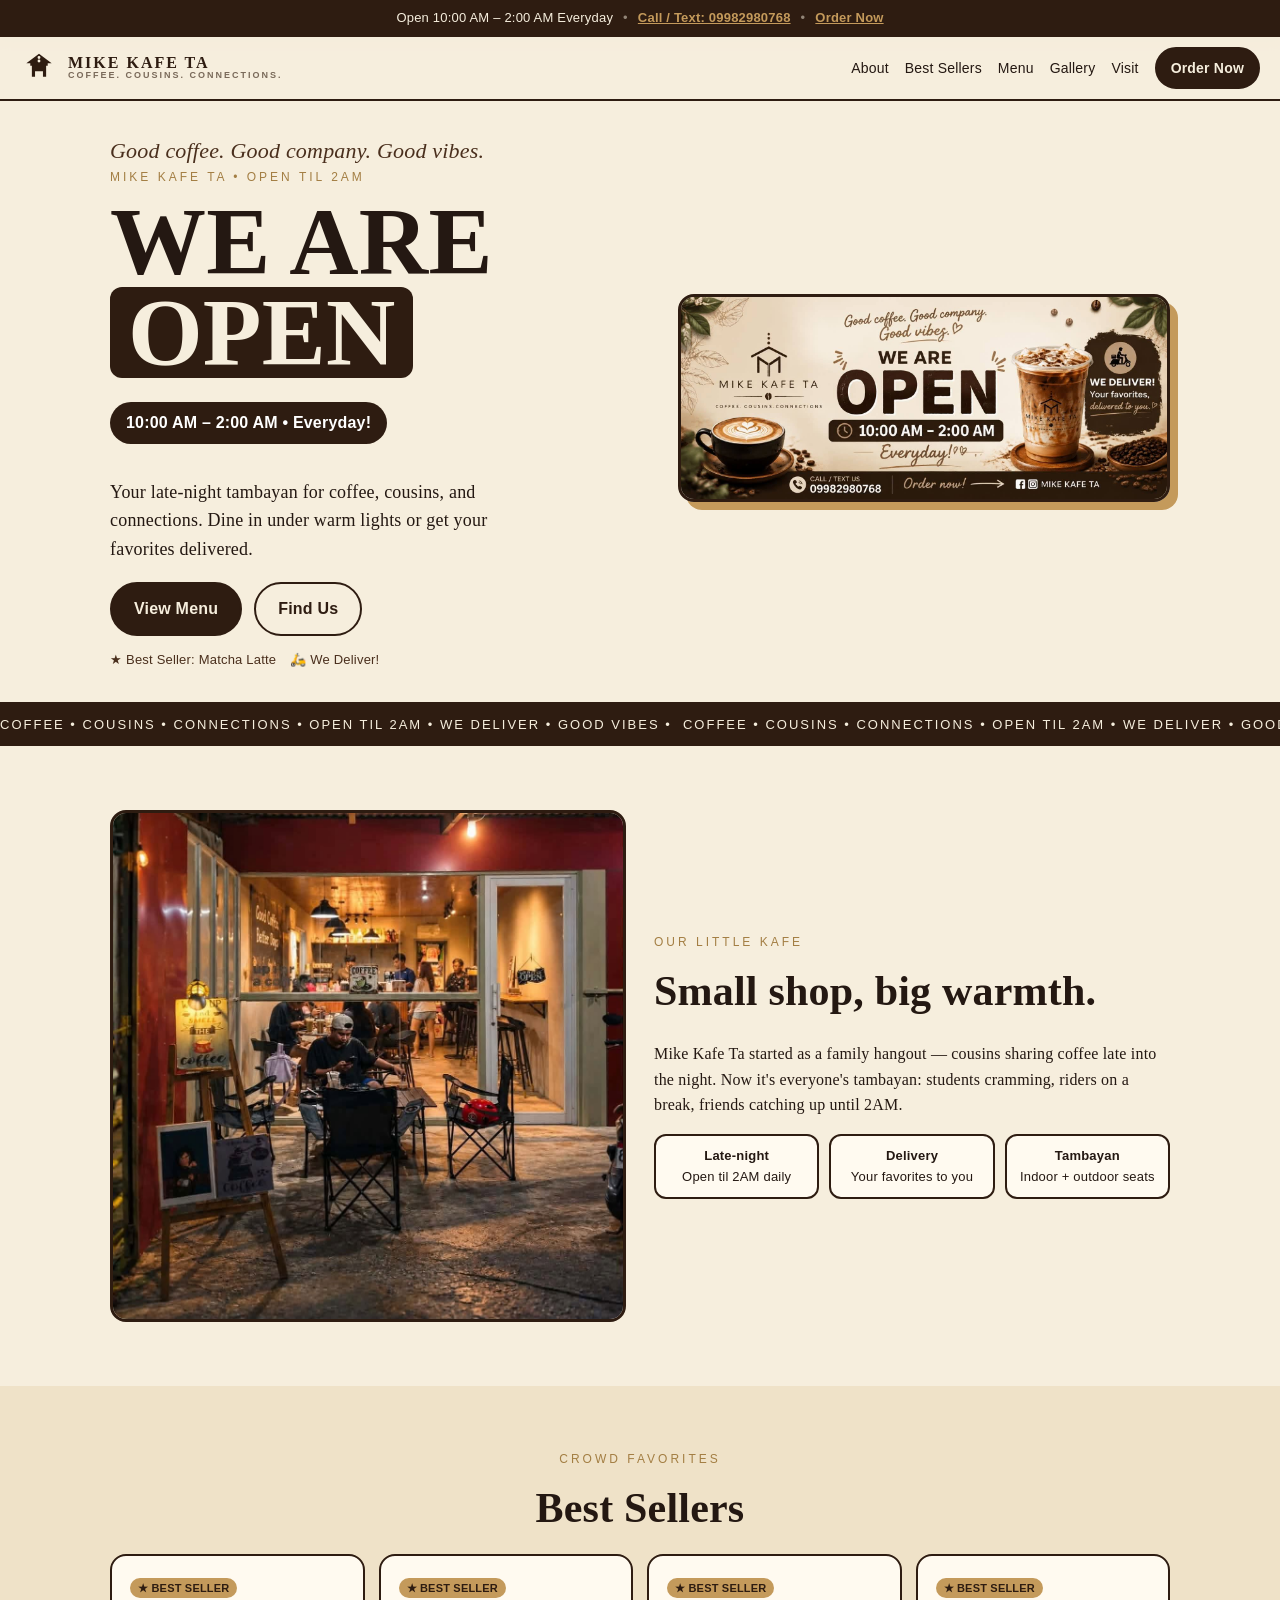
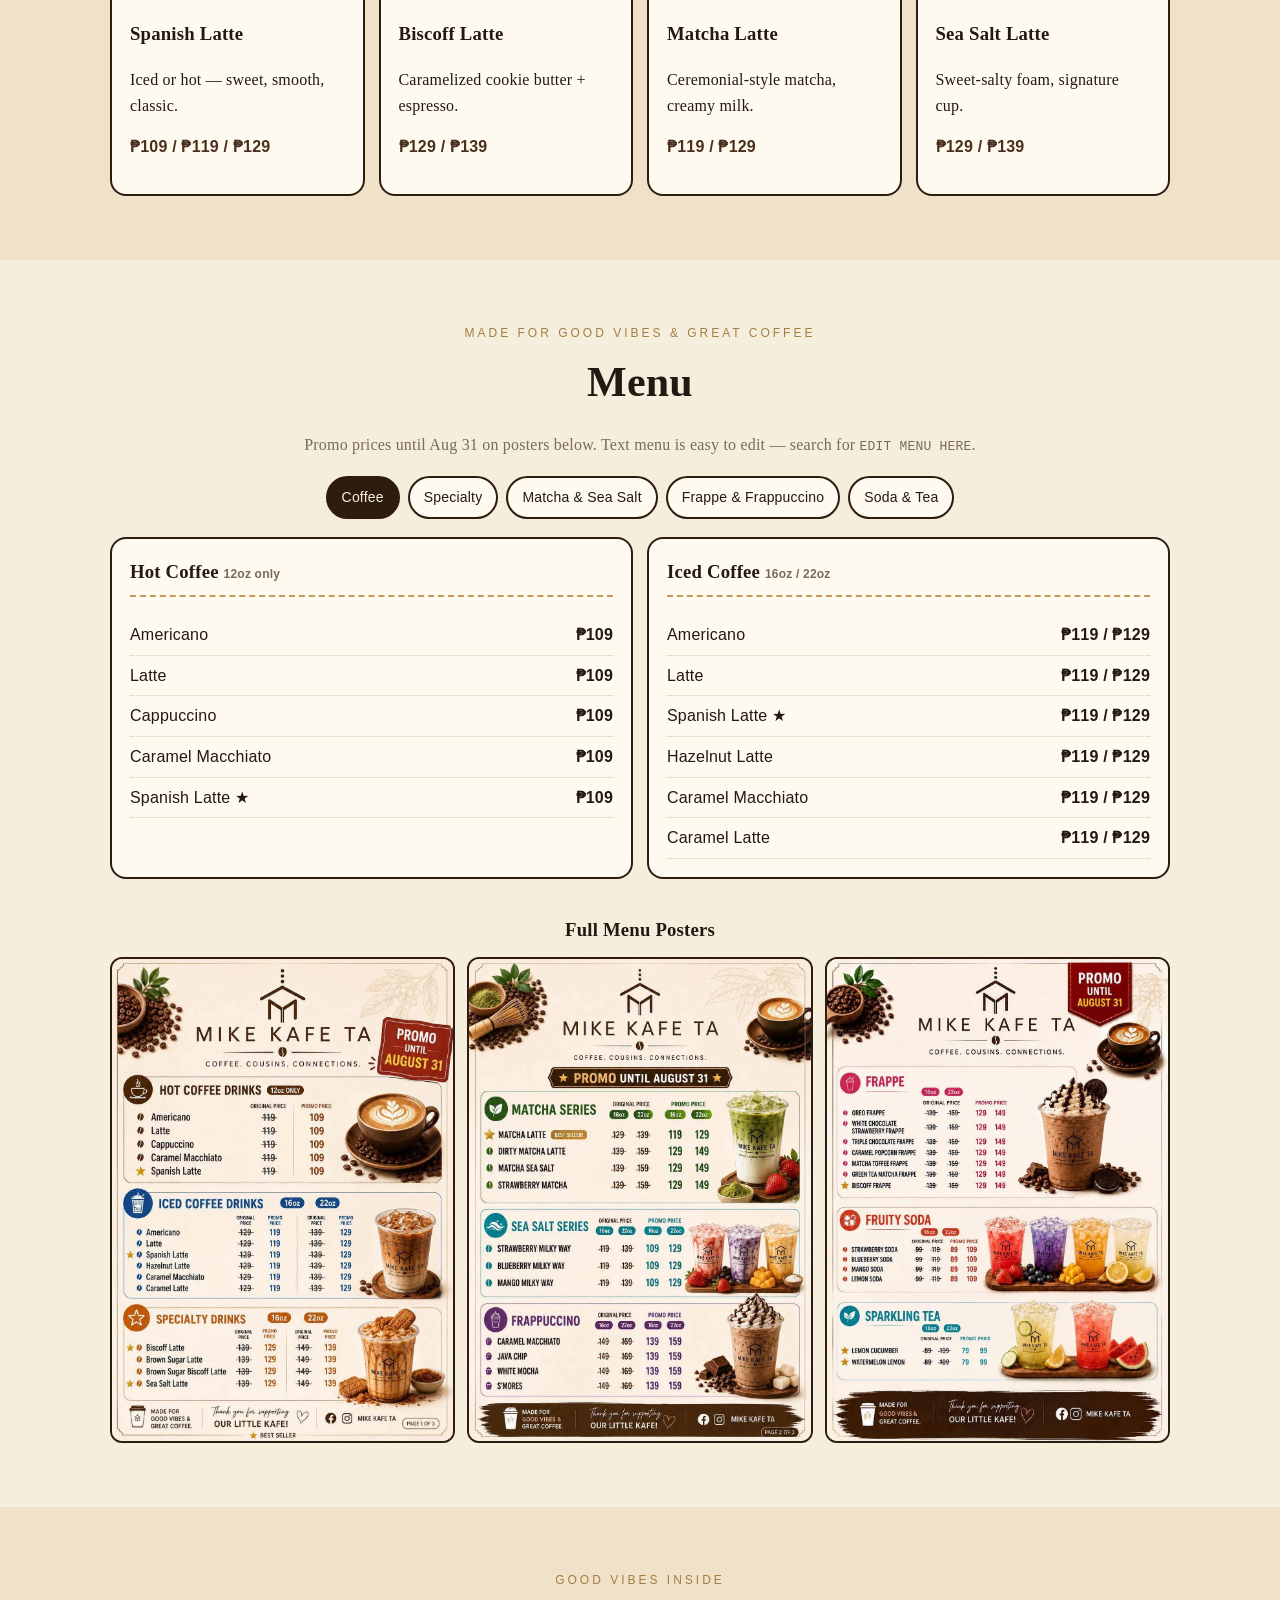
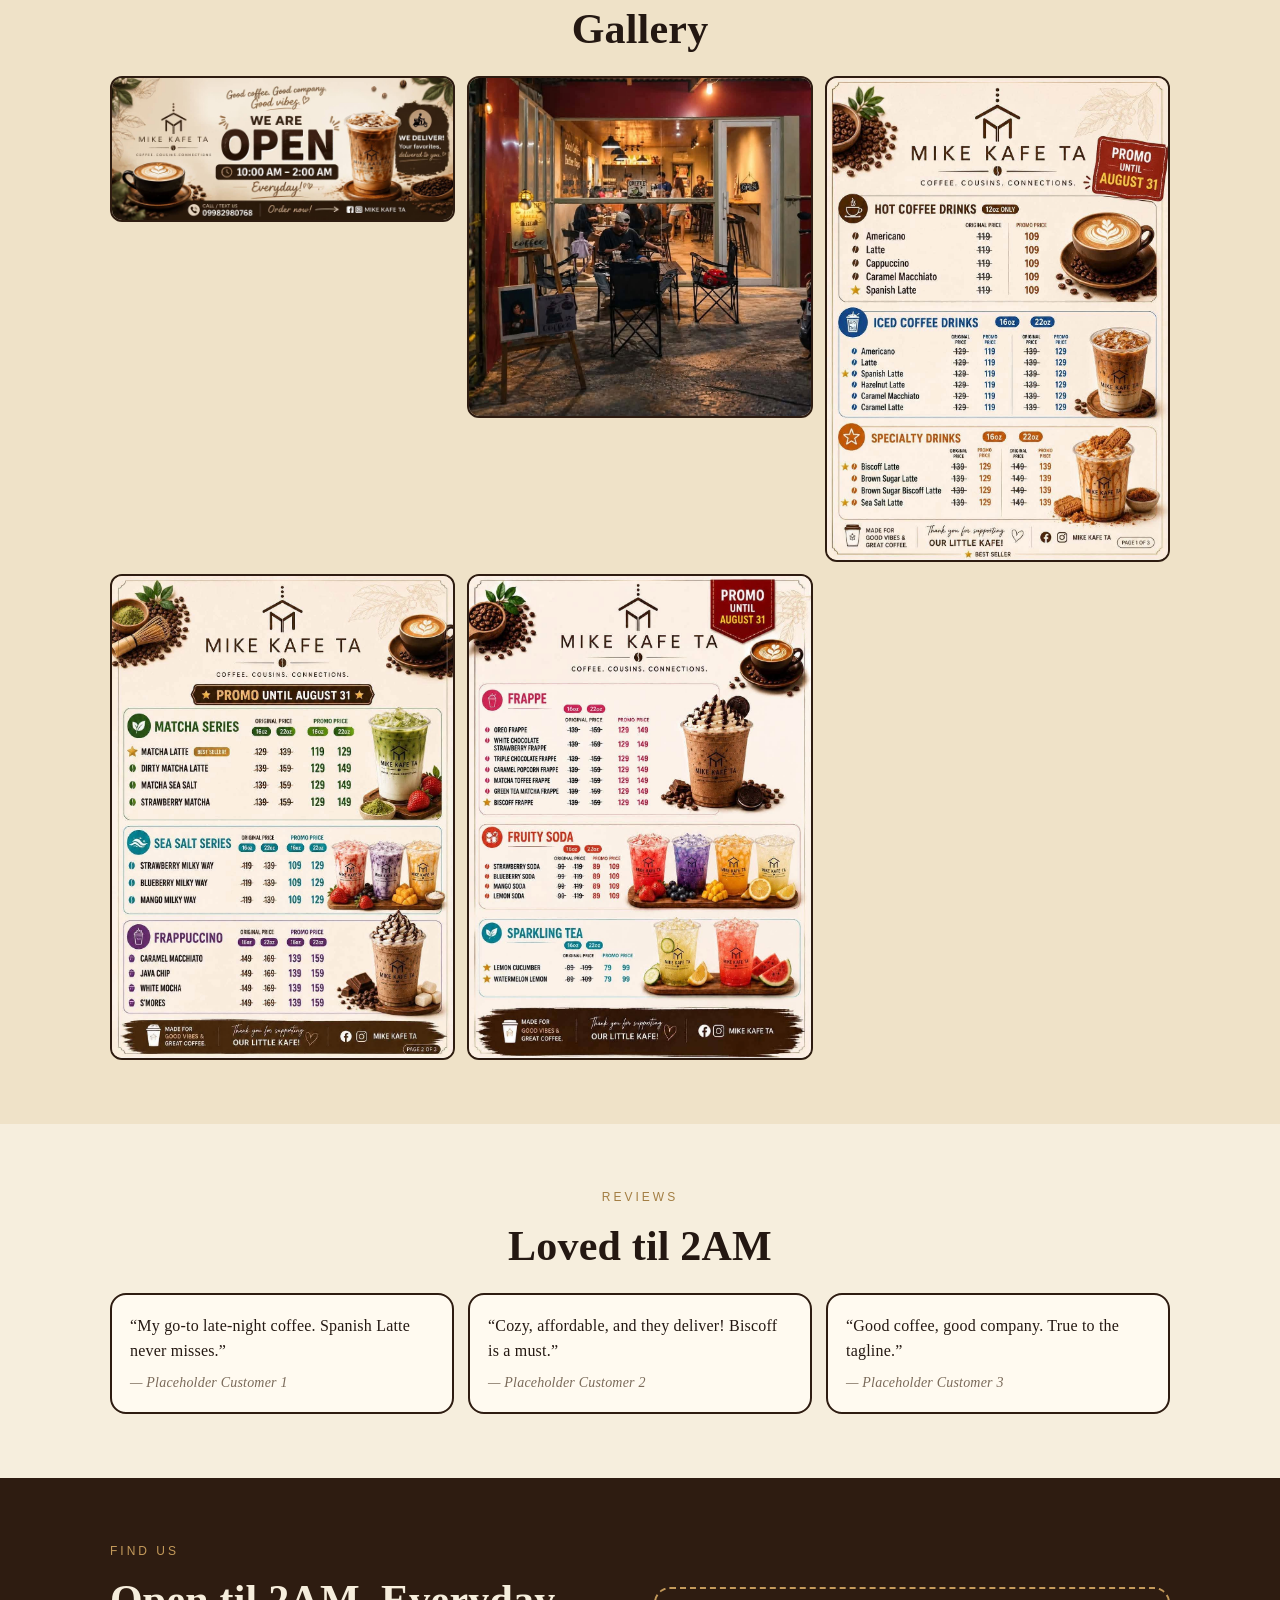
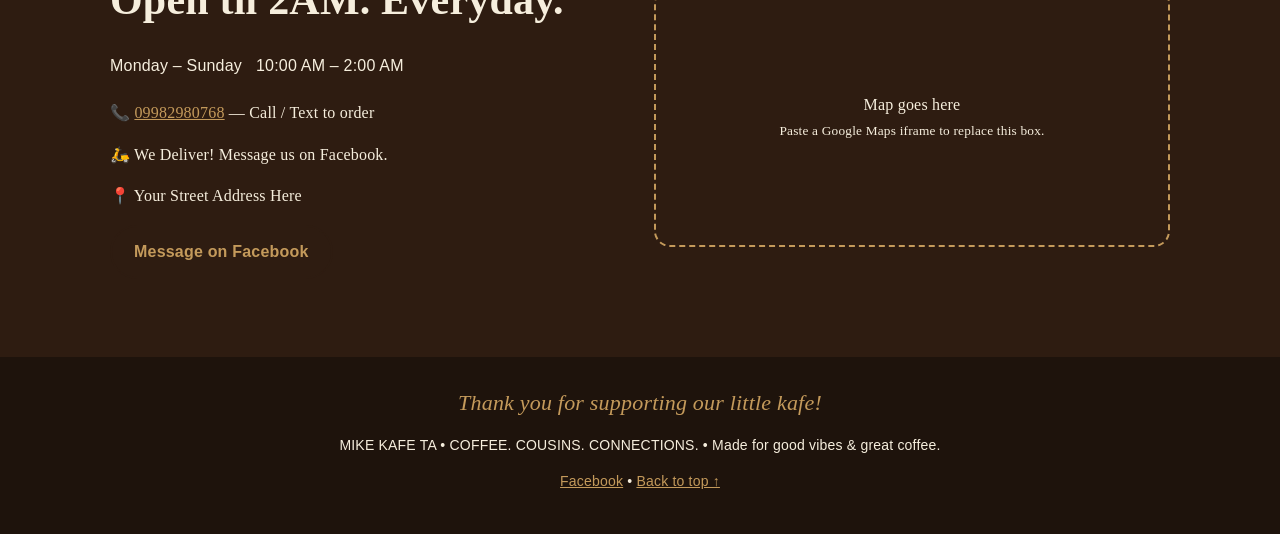
<file: website AI/index.html>
<!DOCTYPE html>
<html lang="en">
<head>
  <meta charset="UTF-8" />
  <meta name="viewport" content="width=device-width, initial-scale=1.0" />
  <title>Mike Kafe Ta — Coffee. Cousins. Connections.</title>
  <meta name="description" content="Mike Kafe Ta — Good coffee. Good company. Good vibes. Open 10AM-2AM everyday. We deliver!" />
  <link rel="stylesheet" href="css/styles.css" />
</head>
<body>

  <!-- ===== TOP BAR ===== -->
  <div class="topbar">
    <span>Open 10:00 AM – 2:00 AM Everyday</span>
    <span class="dot">•</span>
    <a href="tel:09982980768">Call / Text: 09982980768</a>
    <span class="dot">•</span>
    <a href="https://www.facebook.com/profile.php?id=61592022271806" target="_blank" rel="noopener">Order Now</a>
  </div>

  <!-- ===== NAV ===== -->
  <header class="nav">
    <a href="#home" class="brand">
      <!-- Simple SVG recreation of M-house logo -->
      <svg viewBox="0 0 48 48" aria-hidden="true"><path d="M24 6 8 18h5v3h22v-3h5L24 6zm-9 15v14h4V28h10v7h4V21H15zm9-8.5a1.8 1.8 0 1 1 0-3.6 1.8 1.8 0 0 1 0 3.6zm0 4.5a1.8 1.8 0 1 1 0-3.6 1.8 1.8 0 0 1 0 3.6z" fill="currentColor"/></svg>
      <span class="brand-text">MIKE KAFE TA<small>COFFEE. COUSINS. CONNECTIONS.</small></span>
    </a>
    <input type="checkbox" id="nav-toggle" class="nav-toggle" />
    <label for="nav-toggle" class="hamburger" aria-label="Menu">☰</label>
    <nav class="links">
      <a href="#about">About</a>
      <a href="#best">Best Sellers</a>
      <a href="#menu">Menu</a>
      <a href="#gallery">Gallery</a>
      <a href="#visit">Visit</a>
      <a class="btn btn-small" href="https://www.facebook.com/profile.php?id=61592022271806" target="_blank" rel="noopener">Order Now</a>
    </nav>
  </header>

  <!-- ===== HERO ===== -->
  <section id="home" class="hero">
    <div class="hero-inner">
      <div class="hero-copy">
        <p class="script">Good coffee. Good company. Good vibes.</p>
        <p class="eyebrow">MIKE KAFE TA • OPEN TIL 2AM</p>
        <h1>WE ARE<br /><span>OPEN</span></h1>
        <p class="hours-pill">10:00 AM – 2:00 AM • Everyday!</p>
        <p class="lede">Your late-night tambayan for coffee, cousins, and connections. Dine in under warm lights or get your favorites delivered.</p>
        <div class="cta">
          <a class="btn" href="#menu">View Menu</a>
          <a class="btn btn-outline" href="#visit">Find Us</a>
        </div>
        <div class="hero-meta">
          <span>★ Best Seller: Matcha Latte</span>
          <span>🛵 We Deliver!</span>
        </div>
      </div>
      <div class="hero-media">
        <img src="assets/768095766_122109816165400742_7240944975341980536_n.jpg" alt="Mike Kafe Ta — We Are Open banner" />
      </div>
    </div>
  </section>

  <!-- ===== MARQUEE ===== -->
  <div class="marquee" aria-hidden="true">
    <span>COFFEE • COUSINS • CONNECTIONS • OPEN TIL 2AM • WE DELIVER • GOOD VIBES •&nbsp;</span>
    <span>COFFEE • COUSINS • CONNECTIONS • OPEN TIL 2AM • WE DELIVER • GOOD VIBES •&nbsp;</span>
  </div>

  <!-- ===== ABOUT ===== -->
  <section id="about" class="section">
    <div class="wrap two-col">
      <img class="framed" src="assets/828343284_122123319639400742_7058755834677648703_n.jpg" alt="Mike Kafe Ta storefront at night" />
      <div>
        <p class="eyebrow">Our Little Kafe</p>
        <h2>Small shop, big warmth.</h2>
        <!-- PLACEHOLDER: replace story with your own -->
        <p>Mike Kafe Ta started as a family hangout — cousins sharing coffee late into the night. Now it's everyone's tambayan: students cramming, riders on a break, friends catching up until 2AM.</p>
        <div class="cards3">
          <div class="mini-card"><strong>Late-night</strong><span>Open til 2AM daily</span></div>
          <div class="mini-card"><strong>Delivery</strong><span>Your favorites to you</span></div>
          <div class="mini-card"><strong>Tambayan</strong><span>Indoor + outdoor seats</span></div>
        </div>
      </div>
    </div>
  </section>

  <!-- ===== BEST SELLERS ===== -->
  <section id="best" class="section alt">
    <div class="wrap">
      <p class="eyebrow center">Crowd Favorites</p>
      <h2 class="center">Best Sellers</h2>
      <!-- PLACEHOLDER: change names/prices/badges here -->
      <div class="grid4">
        <article class="item"><span class="badge">★ BEST SELLER</span><h3>Spanish Latte</h3><p>Iced or hot — sweet, smooth, classic.</p><p class="price">₱109 / ₱119 / ₱129</p></article>
        <article class="item"><span class="badge">★ BEST SELLER</span><h3>Biscoff Latte</h3><p>Caramelized cookie butter + espresso.</p><p class="price">₱129 / ₱139</p></article>
        <article class="item"><span class="badge">★ BEST SELLER</span><h3>Matcha Latte</h3><p>Ceremonial-style matcha, creamy milk.</p><p class="price">₱119 / ₱129</p></article>
        <article class="item"><span class="badge">★ BEST SELLER</span><h3>Sea Salt Latte</h3><p>Sweet-salty foam, signature cup.</p><p class="price">₱129 / ₱139</p></article>
      </div>
    </div>
  </section>

  <!-- ===== MENU ===== -->
  <section id="menu" class="section">
    <div class="wrap">
      <p class="eyebrow center">Made for good vibes & great coffee</p>
      <h2 class="center">Menu</h2>
      <p class="center muted">Promo prices until Aug 31 on posters below. Text menu is easy to edit — search for <code>EDIT MENU HERE</code>.</p>

      <!-- CSS-only tabs -->
      <div class="tabs">
        <input type="radio" name="menutab" id="tab-coffee" checked />
        <input type="radio" name="menutab" id="tab-special" />
        <input type="radio" name="menutab" id="tab-matcha" />
        <input type="radio" name="menutab" id="tab-frappe" />
        <input type="radio" name="menutab" id="tab-soda" />
        <div class="tab-labels">
          <label for="tab-coffee">Coffee</label>
          <label for="tab-special">Specialty</label>
          <label for="tab-matcha">Matcha & Sea Salt</label>
          <label for="tab-frappe">Frappe & Frappuccino</label>
          <label for="tab-soda">Soda & Tea</label>
        </div>

        <!-- EDIT MENU HERE: Hot / Iced Coffee -->
        <div class="tab-panel panel-coffee">
          <div class="menu-grid">
            <div class="menu-card">
              <h3>Hot Coffee <small>12oz only</small></h3>
              <ul>
                <li><span>Americano</span><b>₱109</b></li>
                <li><span>Latte</span><b>₱109</b></li>
                <li><span>Cappuccino</span><b>₱109</b></li>
                <li><span>Caramel Macchiato</span><b>₱109</b></li>
                <li><span>Spanish Latte ★</span><b>₱109</b></li>
              </ul>
            </div>
            <div class="menu-card">
              <h3>Iced Coffee <small>16oz / 22oz</small></h3>
              <ul>
                <li><span>Americano</span><b>₱119 / ₱129</b></li>
                <li><span>Latte</span><b>₱119 / ₱129</b></li>
                <li><span>Spanish Latte ★</span><b>₱119 / ₱129</b></li>
                <li><span>Hazelnut Latte</span><b>₱119 / ₱129</b></li>
                <li><span>Caramel Macchiato</span><b>₱119 / ₱129</b></li>
                <li><span>Caramel Latte</span><b>₱119 / ₱129</b></li>
              </ul>
            </div>
          </div>
        </div>

        <!-- EDIT MENU HERE: Specialty -->
        <div class="tab-panel panel-special">
          <div class="menu-grid">
            <div class="menu-card">
              <h3>Specialty <small>16oz / 22oz</small></h3>
              <ul>
                <li><span>Biscoff Latte ★</span><b>₱129 / ₱139</b></li>
                <li><span>Brown Sugar Latte</span><b>₱129 / ₱139</b></li>
                <li><span>Brown Sugar Biscoff</span><b>₱129 / ₱139</b></li>
                <li><span>Sea Salt Latte ★</span><b>₱129 / ₱139</b></li>
              </ul>
            </div>
          </div>
        </div>

        <!-- EDIT MENU HERE: Matcha + Sea Salt -->
        <div class="tab-panel panel-matcha">
          <div class="menu-grid">
            <div class="menu-card green">
              <h3>Matcha Series <small>16oz / 22oz</small></h3>
              <ul>
                <li><span>Matcha Latte ★ BEST SELLER!</span><b>₱119 / ₱129</b></li>
                <li><span>Dirty Matcha Latte</span><b>₱129 / ₱149</b></li>
                <li><span>Matcha Sea Salt</span><b>₱129 / ₱149</b></li>
                <li><span>Strawberry Matcha</span><b>₱129 / ₱149</b></li>
              </ul>
            </div>
            <div class="menu-card teal">
              <h3>Sea Salt Series <small>16oz / 22oz</small></h3>
              <ul>
                <li><span>Strawberry Milky Way</span><b>₱109 / ₱129</b></li>
                <li><span>Blueberry Milky Way</span><b>₱109 / ₱129</b></li>
                <li><span>Mango Milky Way</span><b>₱109 / ₱129</b></li>
              </ul>
            </div>
          </div>
        </div>

        <!-- EDIT MENU HERE: Frappe / Frappuccino -->
        <div class="tab-panel panel-frappe">
          <div class="menu-grid">
            <div class="menu-card pink">
              <h3>Frappe <small>16oz / 22oz</small></h3>
              <ul>
                <li><span>Oreo Frappe</span><b>₱129 / ₱149</b></li>
                <li><span>White Choco Strawberry</span><b>₱129 / ₱149</b></li>
                <li><span>Triple Chocolate</span><b>₱129 / ₱149</b></li>
                <li><span>Caramel Popcorn</span><b>₱129 / ₱149</b></li>
                <li><span>Matcha Toffee / Green Tea</span><b>₱129 / ₱149</b></li>
                <li><span>Biscoff Frappe ★</span><b>₱129 / ₱149</b></li>
              </ul>
            </div>
            <div class="menu-card purple">
              <h3>Frappuccino <small>16oz / 22oz</small></h3>
              <ul>
                <li><span>Caramel Macchiato</span><b>₱139 / ₱159</b></li>
                <li><span>Java Chip</span><b>₱139 / ₱159</b></li>
                <li><span>White Mocha</span><b>₱139 / ₱159</b></li>
                <li><span>S'mores</span><b>₱139 / ₱159</b></li>
              </ul>
            </div>
          </div>
        </div>

        <!-- EDIT MENU HERE: Soda / Sparkling Tea -->
        <div class="tab-panel panel-soda">
          <div class="menu-grid">
            <div class="menu-card red">
              <h3>Fruity Soda <small>16oz / 22oz</small></h3>
              <ul>
                <li><span>Strawberry / Blueberry</span><b>₱89 / ₱109</b></li>
                <li><span>Mango / Lemon Soda</span><b>₱89 / ₱109</b></li>
              </ul>
            </div>
            <div class="menu-card teal">
              <h3>Sparkling Tea <small>16oz / 22oz</small></h3>
              <ul>
                <li><span>Lemon Cucumber ★</span><b>₱79 / ₱99</b></li>
                <li><span>Watermelon Lemon ★</span><b>₱79 / ₱99</b></li>
              </ul>
            </div>
          </div>
        </div>
      </div>

      <h3 class="center poster-title">Full Menu Posters</h3>
      <div class="posters">
        <img src="assets/767455930_122109541749400742_7771083797073761254_n.jpg" alt="Menu page 1 — Hot, Iced, Specialty" loading="lazy" />
        <img src="assets/766071891_122109541791400742_2918864883932057316_n.jpg" alt="Menu page 2 — Matcha, Sea Salt, Frappuccino" loading="lazy" />
        <img src="assets/764300487_122109541767400742_8811308679369159577_n.jpg" alt="Menu page 3 — Frappe, Fruity Soda, Sparkling Tea" loading="lazy" />
      </div>
    </div>
  </section>

  <!-- ===== GALLERY ===== -->
  <section id="gallery" class="section alt">
    <div class="wrap">
      <p class="eyebrow center">Good vibes inside</p>
      <h2 class="center">Gallery</h2>
      <div class="gallery">
        <img src="assets/768095766_122109816165400742_7240944975341980536_n.jpg" alt="We Are Open banner" loading="lazy" />
        <img src="assets/828343284_122123319639400742_7058755834677648703_n.jpg" alt="Storefront at night" loading="lazy" />
        <img src="assets/767455930_122109541749400742_7771083797073761254_n.jpg" alt="Coffee menu poster" loading="lazy" />
        <img src="assets/766071891_122109541791400742_2918864883932057316_n.jpg" alt="Matcha menu poster" loading="lazy" />
        <img src="assets/764300487_122109541767400742_8811308679369159577_n.jpg" alt="Frappe menu poster" loading="lazy" />
      </div>
    </div>
  </section>

  <!-- ===== REVIEWS ===== -->
  <section class="section">
    <div class="wrap">
      <p class="eyebrow center">Reviews</p>
      <h2 class="center">Loved til 2AM</h2>
      <!-- PLACEHOLDER: replace with real Facebook reviews -->
      <div class="grid3">
        <blockquote>“My go-to late-night coffee. Spanish Latte never misses.”<cite>— Placeholder Customer 1</cite></blockquote>
        <blockquote>“Cozy, affordable, and they deliver! Biscoff is a must.”<cite>— Placeholder Customer 2</cite></blockquote>
        <blockquote>“Good coffee, good company. True to the tagline.”<cite>— Placeholder Customer 3</cite></blockquote>
      </div>
    </div>
  </section>

  <!-- ===== VISIT ===== -->
  <section id="visit" class="section dark">
    <div class="wrap two-col">
      <div>
        <p class="eyebrow light">Find Us</p>
        <h2>Open til 2AM. Everyday.</h2>
        <table class="hours">
          <tr><td>Monday – Sunday</td><td>10:00 AM – 2:00 AM</td></tr>
        </table>
        <p>📞 <a href="tel:09982980768">09982980768</a> — Call / Text to order</p>
        <p>🛵 We Deliver! Message us on Facebook.</p>
        <p>📍 <!-- PLACEHOLDER: add street address here -->Your Street Address Here</p>
        <div class="cta">
          <a class="btn" href="https://www.facebook.com/profile.php?id=61592022271806" target="_blank" rel="noopener">Message on Facebook</a>
        </div>
      </div>
      <div class="map-placeholder">
        <!-- PLACEHOLDER: replace with Google Maps embed -->
        <p>Map goes here<br /><small>Paste a Google Maps iframe to replace this box.</small></p>
      </div>
    </div>
  </section>

  <footer>
    <p class="script">Thank you for supporting our little kafe!</p>
    <p>MIKE KAFE TA • COFFEE. COUSINS. CONNECTIONS. • Made for good vibes & great coffee.</p>
    <p><a href="https://www.facebook.com/profile.php?id=61592022271806" target="_blank" rel="noopener">Facebook</a> • <a href="#home">Back to top ↑</a></p>
  </footer>

</body>
</html>
</file>
<file: website AI/css/styles.css>
/* Mike Kafe Ta — plain CSS, no framework. Brand: cream + espresso + latte gold. */
:root{
  --cream:#f6eedd; --cream2:#efe2c8; --card:#fffaf0;
  --espresso:#2e1c11; --espresso2:#4a2f1d;
  --gold:#c49a5b; --gold-d:#a37e43;
  --ink:#241812; --muted:#7a6a5a;
  --green:#2f6b3a; --teal:#14808b; --pink:#c22455; --purple:#6c2d8f; --red:#c33a22;
  --radius:16px; --max:1100px;
}
*{box-sizing:border-box}
html{scroll-behavior:smooth}
body{margin:0;background:var(--cream);color:var(--ink);font-family:Georgia,'Times New Roman',serif;line-height:1.6}
body,h1,h2,h3{letter-spacing:.2px}
a{color:inherit}
.wrap{max-width:var(--max);margin:0 auto;padding:0 20px}
.section{padding:64px 0}
.section.alt{background:var(--cream2)}
.center{text-align:center}
.muted{color:var(--muted)}
.eyebrow{text-transform:uppercase;letter-spacing:3px;font-size:12px;font-family:Arial,Helvetica,sans-serif;color:var(--gold-d);margin:0 0 6px}
.eyebrow.light{color:var(--gold)}
h1{font-size:clamp(48px,8vw,96px);line-height:.95;margin:8px 0}
h1 span{background:var(--espresso);color:var(--cream);padding:0 18px;border-radius:12px;display:inline-block}
h2{font-size:clamp(28px,4vw,42px);margin:0 0 12px}
.script{font-style:italic;color:var(--espresso2);font-size:22px;margin:0}

/* topbar + nav */
.topbar{background:var(--espresso);color:var(--cream);font-family:Arial,sans-serif;font-size:13px;display:flex;gap:10px;justify-content:center;flex-wrap:wrap;padding:8px 12px}
.topbar a{color:var(--gold);font-weight:bold}
.dot{opacity:.5}
.nav{position:sticky;top:0;z-index:50;background:rgba(246,238,221,.95);backdrop-filter:blur(6px);border-bottom:2px solid var(--espresso);display:flex;align-items:center;justify-content:space-between;padding:10px 20px}
.brand{display:flex;align-items:center;gap:10px;text-decoration:none;color:var(--espresso)}
.brand svg{width:38px;height:38px}
.brand-text{font-weight:900;letter-spacing:2px;line-height:1}
.brand-text small{display:block;font-family:Arial;font-size:9px;letter-spacing:2px;color:var(--muted)}
.links{display:flex;gap:16px;align-items:center;font-family:Arial;font-size:14px}
.links a{text-decoration:none}
.links a:hover{color:var(--gold-d)}
.nav-toggle{display:none}
.hamburger{display:none;font-size:26px;cursor:pointer}

/* buttons */
.btn{background:var(--espresso);color:var(--cream);padding:12px 22px;border-radius:999px;text-decoration:none;font-family:Arial;font-weight:bold;display:inline-block;border:2px solid var(--espresso)}
.btn:hover{background:var(--espresso2)}
.btn-outline{background:transparent;color:var(--espresso)}
.btn-small{padding:8px 14px}

/* hero */
.hero{border-bottom:3px solid var(--espresso)}
.hero-inner{max-width:var(--max);margin:0 auto;display:grid;grid-template-columns:1.05fr .95fr;gap:24px;padding:32px 20px;align-items:center}
.hours-pill{display:inline-block;background:var(--espresso);color:#fff;font-family:Arial;font-weight:bold;padding:8px 16px;border-radius:999px}
.lede{font-size:18px;max-width:46ch}
.cta{display:flex;gap:12px;flex-wrap:wrap;margin:14px 0}
.hero-meta{display:flex;gap:14px;font-family:Arial;font-size:13px;color:var(--espresso2);flex-wrap:wrap}
.hero-media img{width:100%;border-radius:var(--radius);border:3px solid var(--espresso);box-shadow:8px 8px 0 var(--gold)}

/* marquee */
.marquee{background:var(--espresso);color:var(--cream);overflow:hidden;white-space:nowrap;padding:10px 0;font-family:Arial;letter-spacing:2px;font-size:13px}
.marquee span{display:inline-block;animation:slide 22s linear infinite}
@keyframes slide{to{transform:translateX(-50%)}}

/* about */
.two-col{display:grid;grid-template-columns:1fr 1fr;gap:28px;align-items:center}
.framed{width:100%;border-radius:var(--radius);border:3px solid var(--espresso)}
.cards3{display:grid;grid-template-columns:repeat(3,1fr);gap:10px;margin-top:14px}
.mini-card{background:var(--card);border:2px solid var(--espresso);border-radius:12px;padding:10px;text-align:center;font-family:Arial;font-size:13px}
.mini-card strong{display:block}

/* best sellers + reviews */
.grid4{display:grid;grid-template-columns:repeat(4,1fr);gap:14px}
.grid3{display:grid;grid-template-columns:repeat(3,1fr);gap:14px}
.item,.grid3 blockquote{background:var(--card);border:2px solid var(--espresso);border-radius:var(--radius);padding:18px;margin:0}
.badge{background:var(--gold);color:var(--espresso);font-family:Arial;font-size:11px;font-weight:bold;padding:4px 8px;border-radius:999px}
.price{font-family:Arial;font-weight:bold;color:var(--espresso2)}
.grid3 cite{display:block;margin-top:8px;color:var(--muted);font-size:14px}

/* menu tabs (CSS only) */
.tabs input{display:none}
.tab-labels{display:flex;gap:8px;flex-wrap:wrap;justify-content:center;margin:18px 0;font-family:Arial}
.tab-labels label{border:2px solid var(--espresso);border-radius:999px;padding:8px 14px;cursor:pointer;background:var(--card);font-size:14px}
.tab-panel{display:none}
#tab-coffee:checked~.tab-labels label[for=tab-coffee],#tab-special:checked~.tab-labels label[for=tab-special],#tab-matcha:checked~.tab-labels label[for=tab-matcha],#tab-frappe:checked~.tab-labels label[for=tab-frappe],#tab-soda:checked~.tab-labels label[for=tab-soda]{background:var(--espresso);color:var(--cream)}
#tab-coffee:checked~.panel-coffee,#tab-special:checked~.panel-special,#tab-matcha:checked~.panel-matcha,#tab-frappe:checked~.panel-frappe,#tab-soda:checked~.panel-soda{display:block}
.menu-grid{display:grid;grid-template-columns:1fr 1fr;gap:14px}
.menu-card{background:var(--card);border:2px solid var(--espresso);border-radius:var(--radius);padding:18px}
.menu-card h3{margin-top:0;border-bottom:2px dashed var(--gold);padding-bottom:8px}
.menu-card h3 small{font-family:Arial;font-size:12px;color:var(--muted)}
.menu-card ul{list-style:none;margin:0;padding:0;font-family:Arial}
.menu-card li{display:flex;justify-content:space-between;gap:10px;padding:7px 0;border-bottom:1px dotted #d8c6a8}
.menu-card.green{border-color:var(--green)} .menu-card.teal{border-color:var(--teal)}
.menu-card.pink{border-color:var(--pink)} .menu-card.purple{border-color:var(--purple)}
.menu-card.red{border-color:var(--red)}
.poster-title{margin:36px 0 12px}
.posters,.gallery{display:grid;grid-template-columns:repeat(3,1fr);gap:12px}
.posters img,.gallery img{width:100%;border-radius:12px;border:2px solid var(--espresso);background:#fff}
.gallery{grid-template-columns:repeat(3,1fr)}

/* visit */
.dark{background:var(--espresso);color:var(--cream)}
.dark a{color:var(--gold)}
.hours{font-family:Arial;border-collapse:collapse;margin:12px 0}
.hours td{padding:6px 14px 6px 0}
.map-placeholder{border:2px dashed var(--gold);border-radius:var(--radius);min-height:260px;display:flex;align-items:center;justify-content:center;text-align:center;padding:20px}

footer{background:#1e130c;color:var(--cream);text-align:center;padding:28px 16px;font-family:Arial;font-size:14px}
footer .script{color:var(--gold);font-family:Georgia,serif}
footer a{color:var(--gold)}

/* responsive */
@media(max-width:900px){
  .hero-inner,.two-col,.menu-grid{grid-template-columns:1fr}
  .grid4,.grid3,.posters,.gallery{grid-template-columns:1fr 1fr}
}
@media(max-width:600px){
  .grid4,.grid3,.posters,.gallery,.cards3{grid-template-columns:1fr}
  .hamburger{display:block}
  .links{display:none;position:absolute;top:100%;left:0;right:0;background:var(--cream);flex-direction:column;padding:14px;border-bottom:2px solid var(--espresso)}
  .nav-toggle:checked~.links{display:flex}
}
</file>
